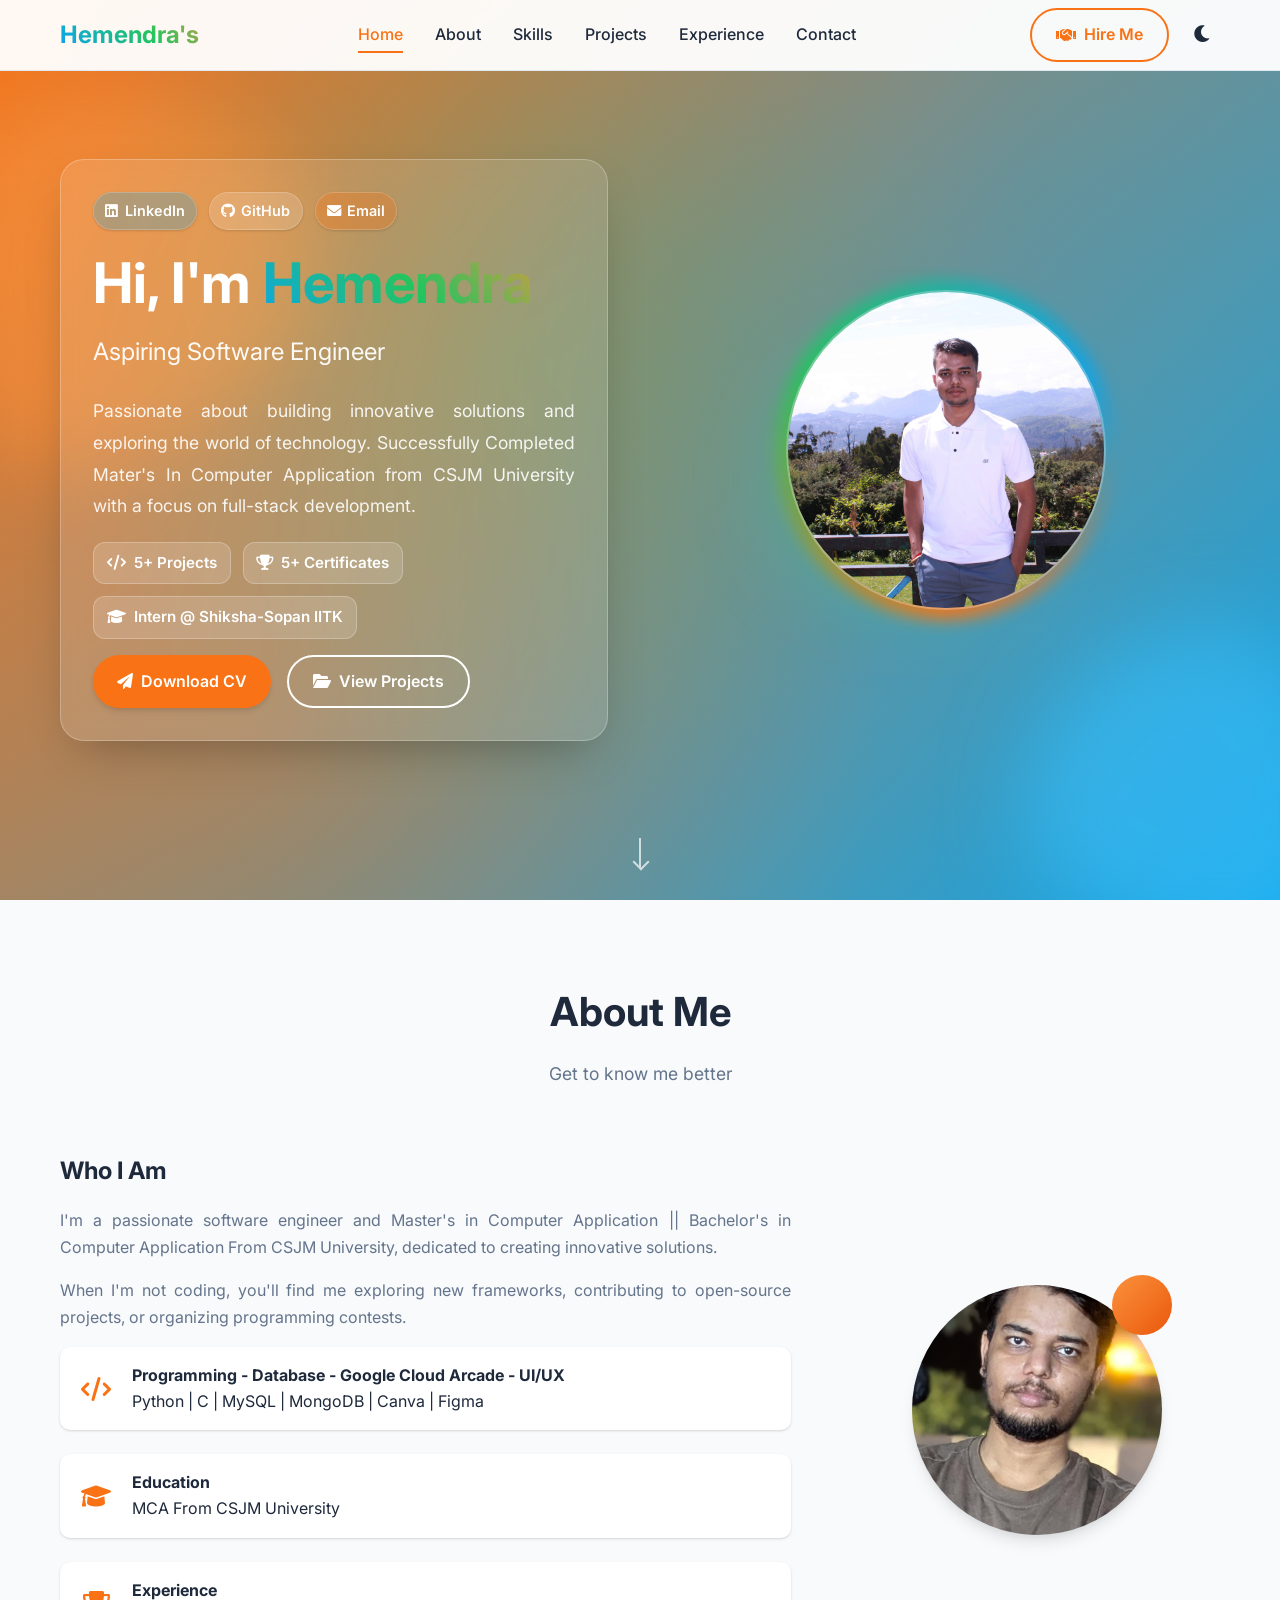
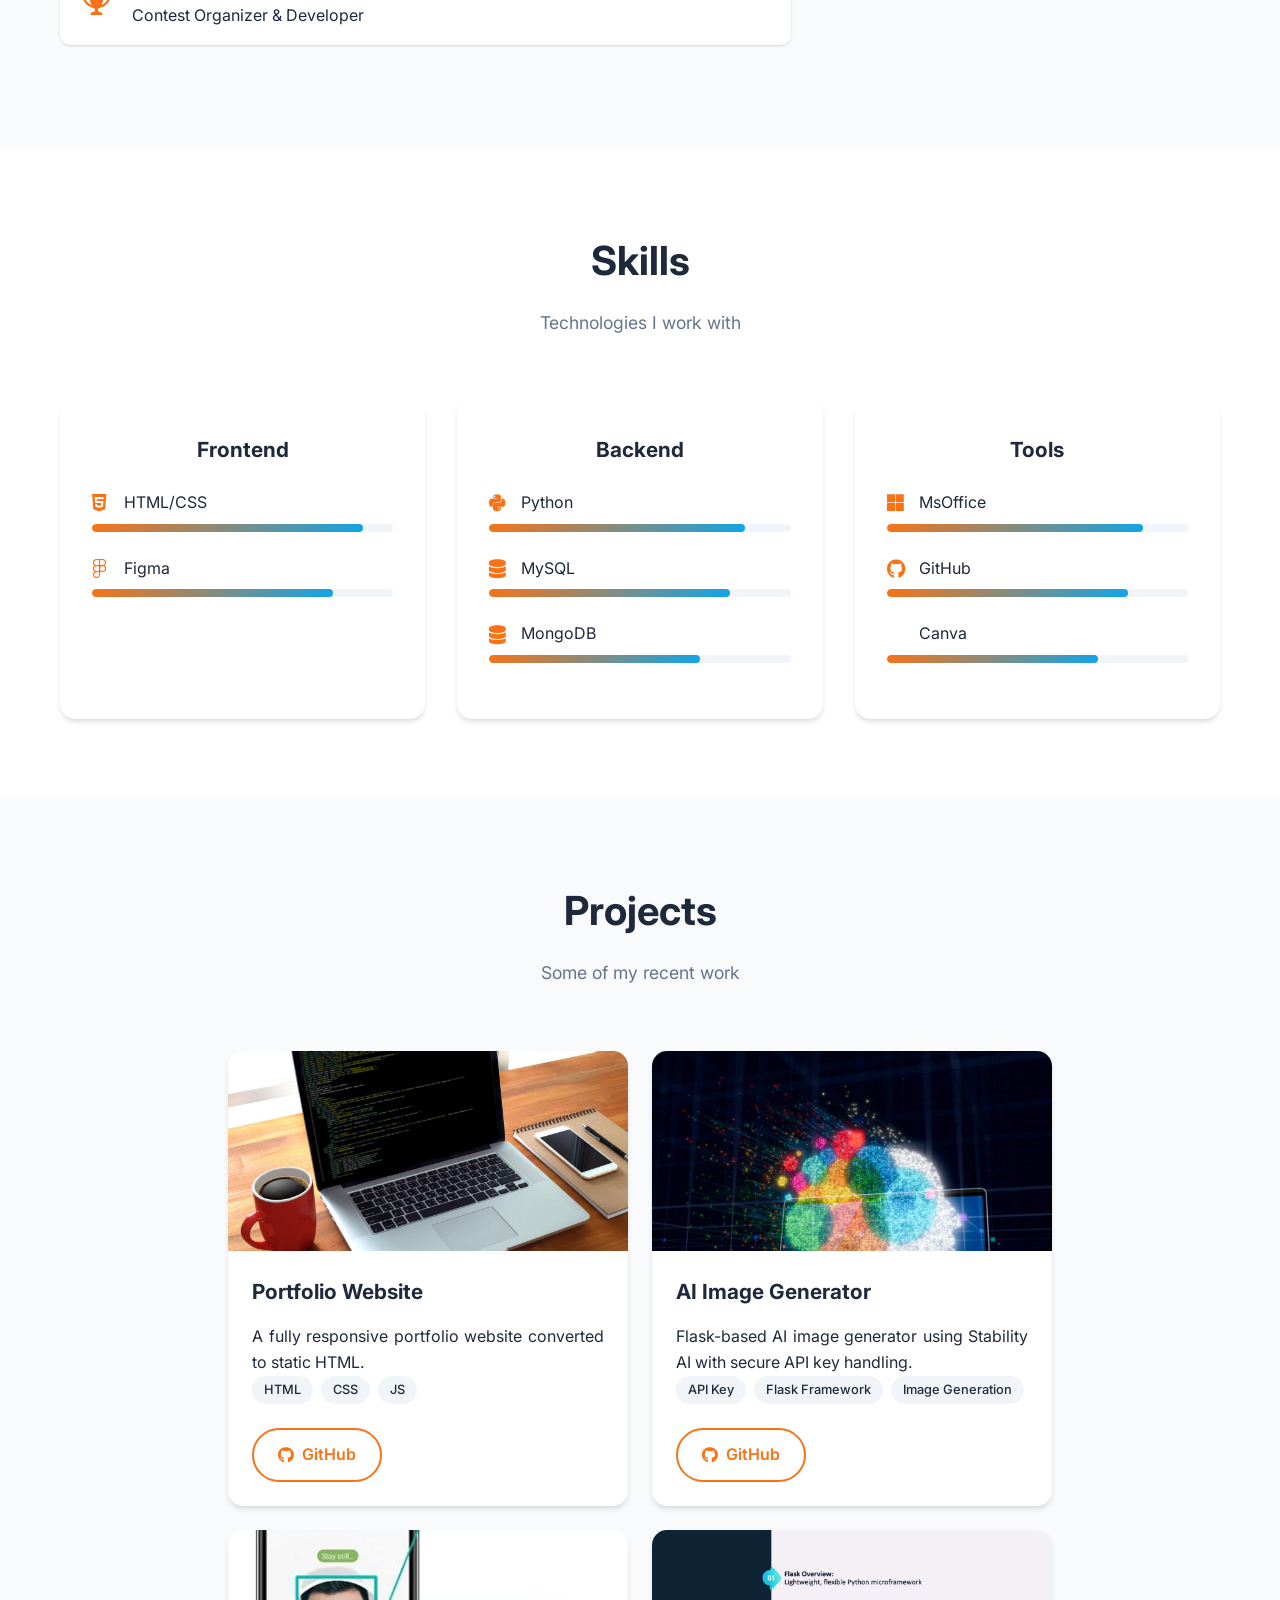
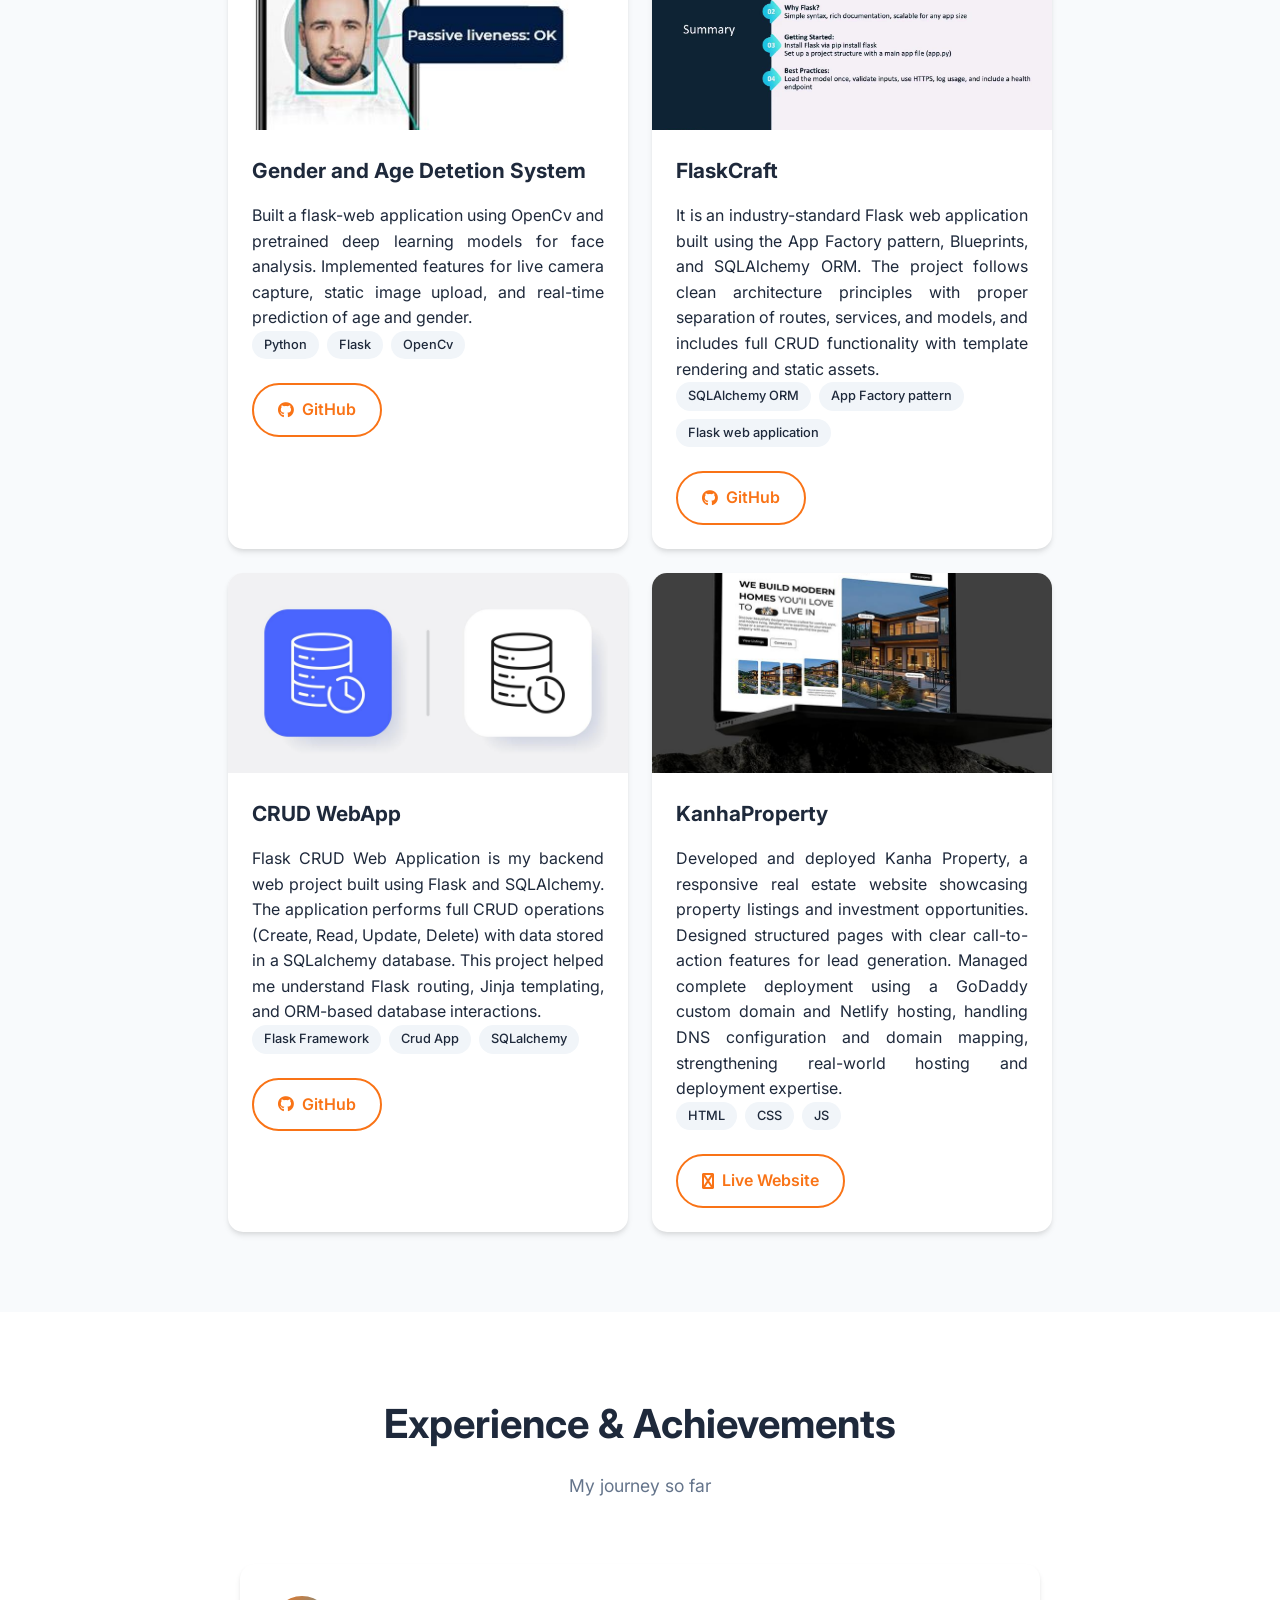
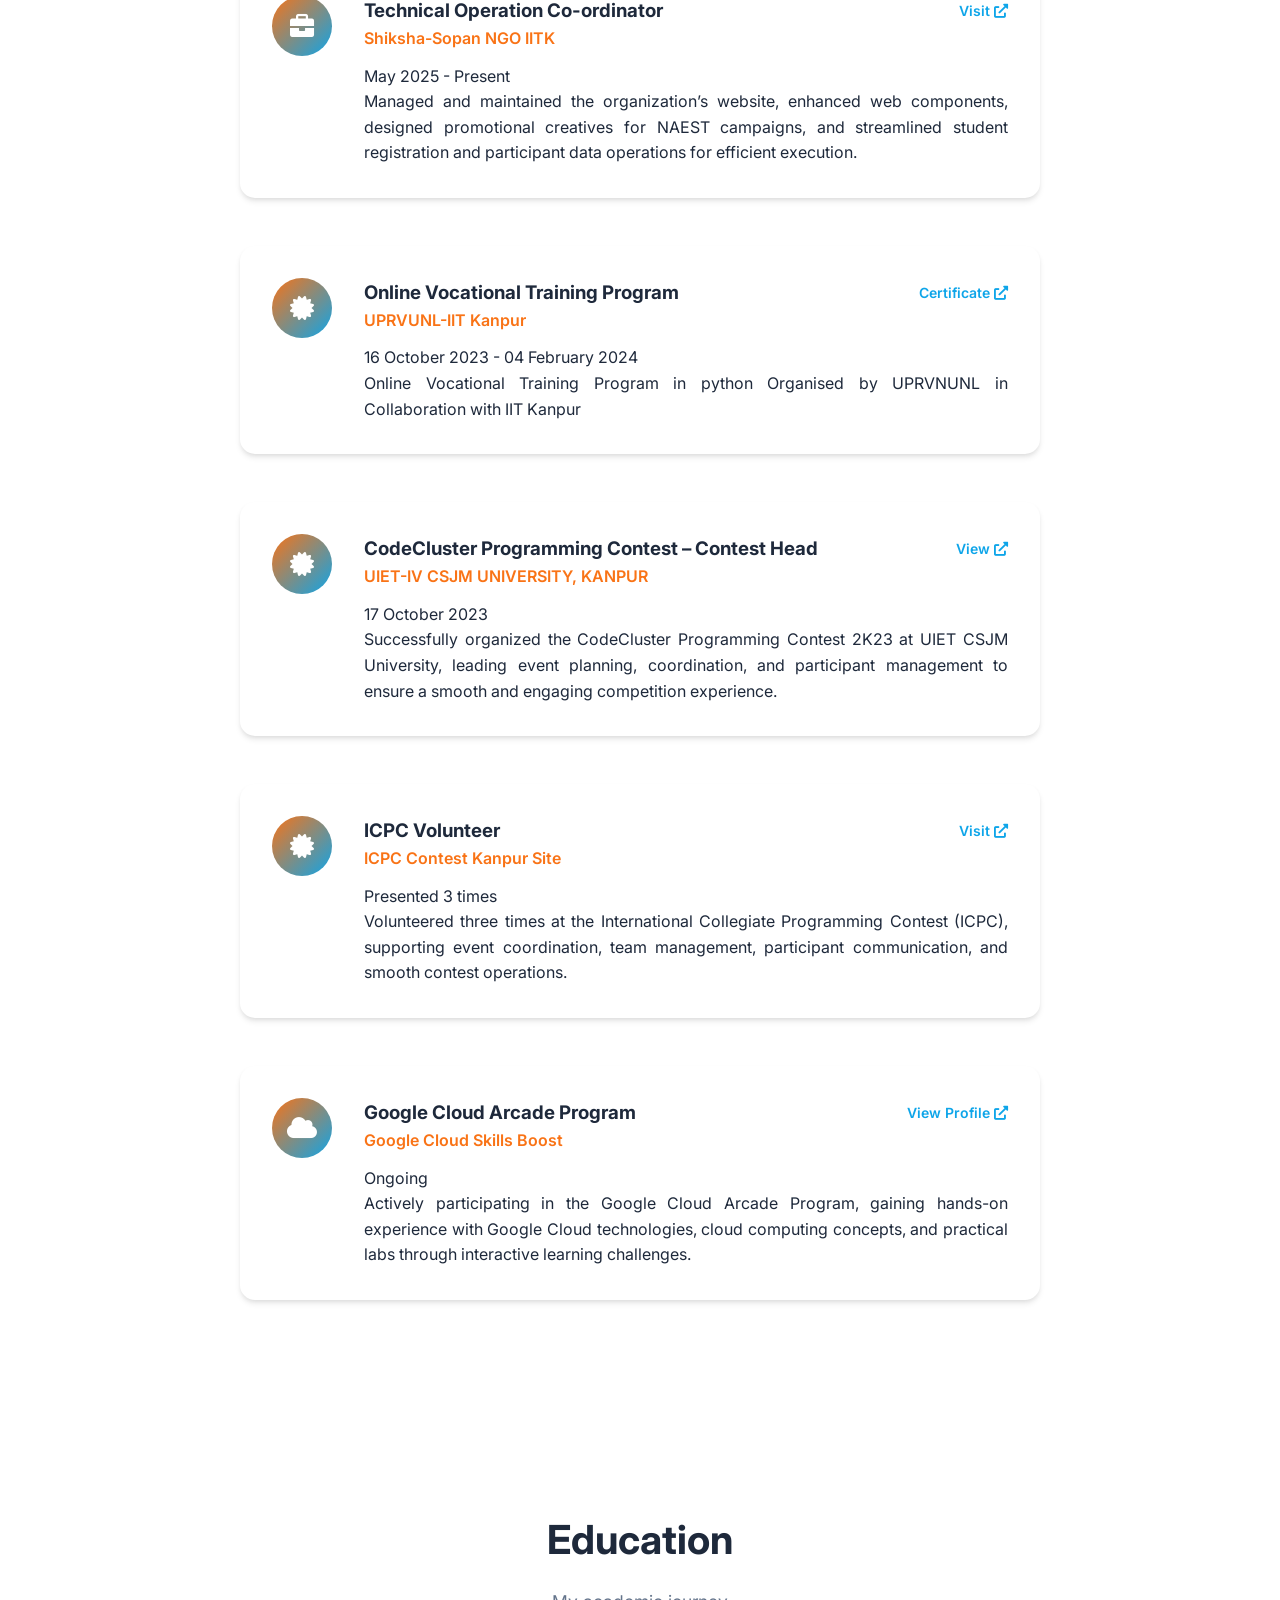
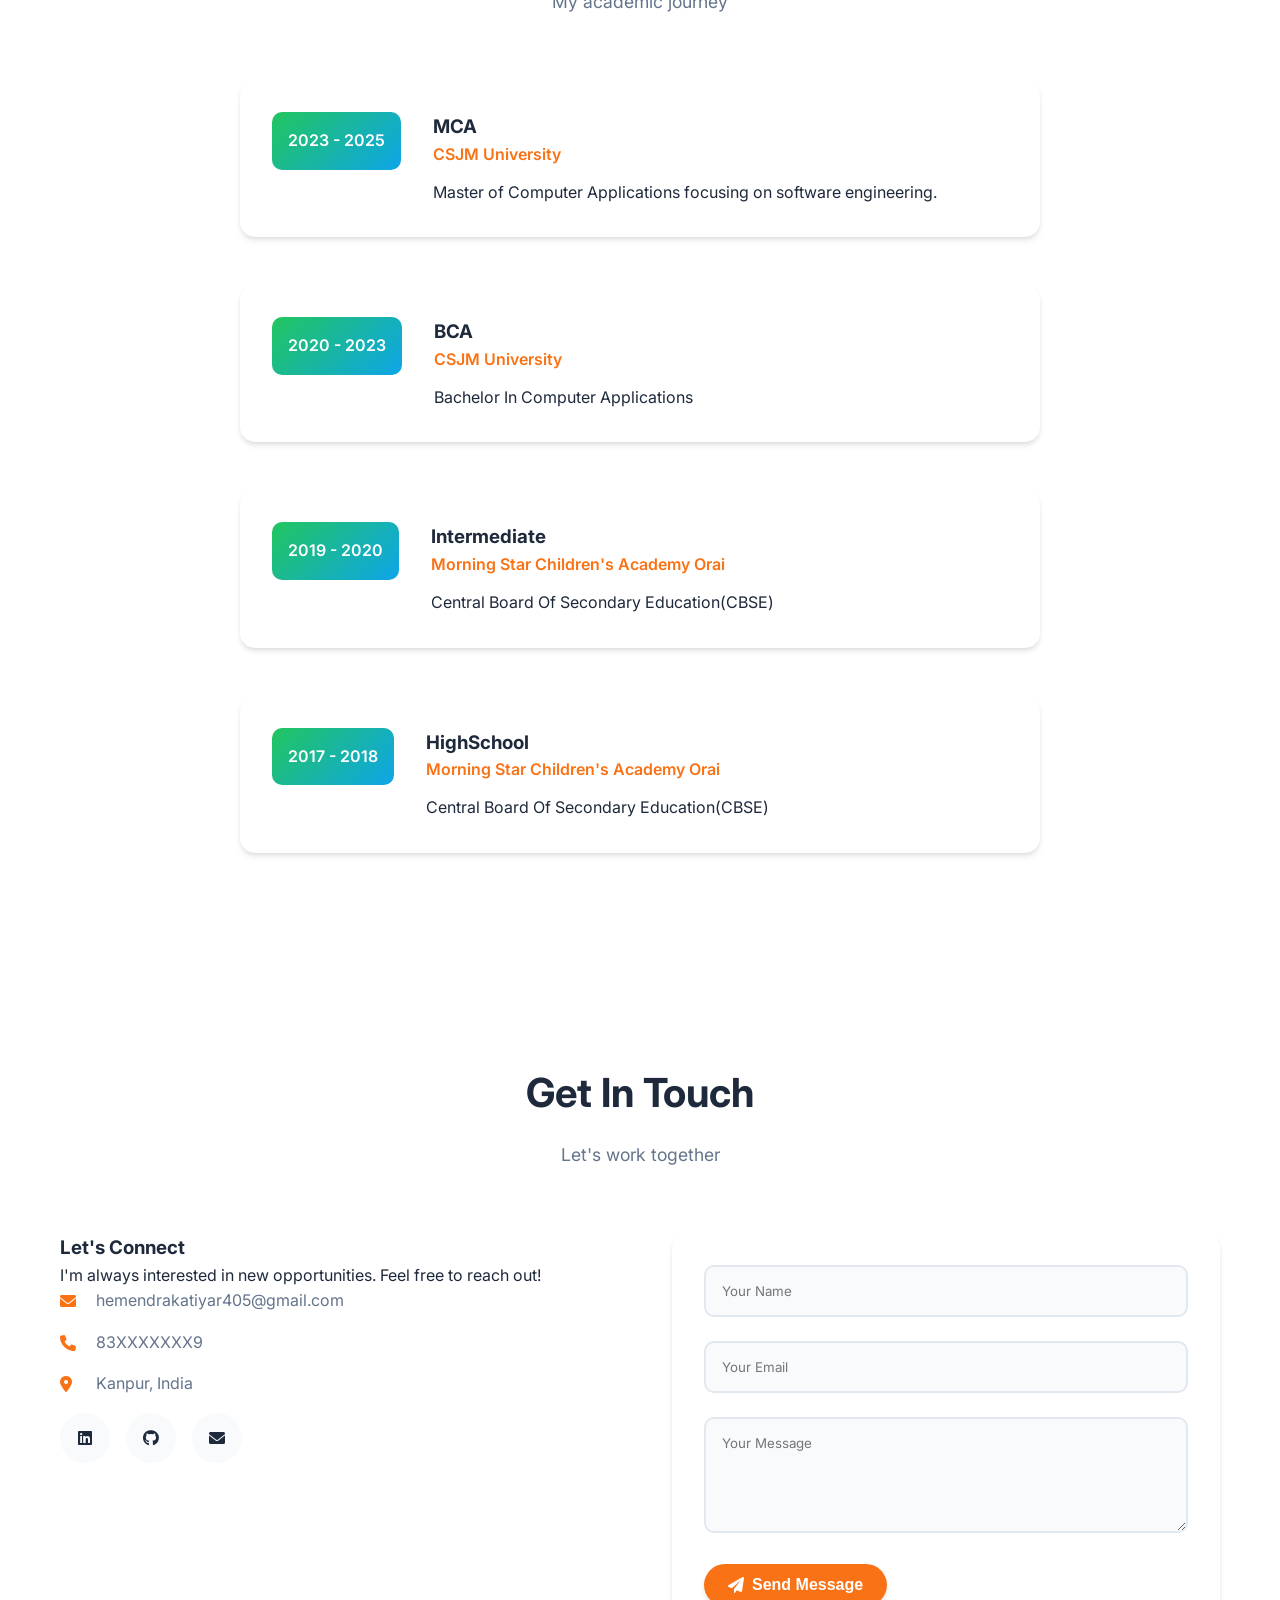
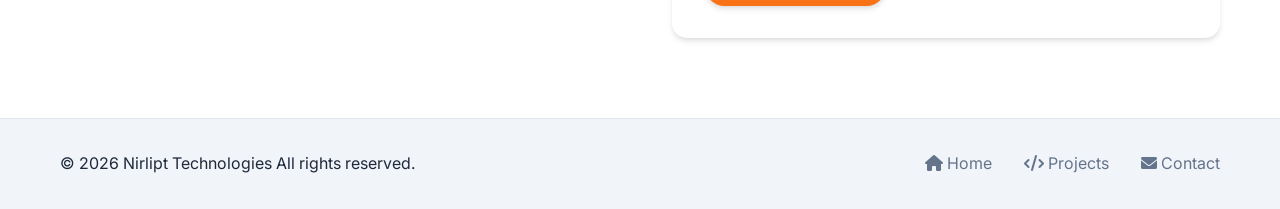
<file: index.html>
<!DOCTYPE html>
<html lang="en">

<head>
    <title>Hemendra Katiyar</title>
    <meta name="title" content="Hemendra Katiyar">
    <meta name="description" content="Portfolio of Hemendra Katiyar, a Software Developer and technical founder specializing in modern web architecture, Python, and scalable solutions.">
    <meta name="author" content="Hemendra Katiyar">
    <meta charset="UTF-8">
    <meta name="viewport" content="width=device-width, initial-scale=1.0">
    <link rel="stylesheet" href="assets/css/styles.css">
    <link rel="icon" type="image/png" href="assets/programmer.png">
    <link href="https://cdnjs.cloudflare.com/ajax/libs/font-awesome/6.0.0/css/all.min.css" rel="stylesheet">
    <link href="https://fonts.googleapis.com/css2?family=Inter:wght@300;400;500;600;700&display=swap" rel="stylesheet">
    <style>
        .nav-link.active {
            color: var(--primary-color);
        }

        .nav-link.active::after {
            width: 100%;
        }

        .nav-cta {
            margin-left: 1rem;
        }
    </style>
</head>

<!-- Body -->

<body>
    <!-- Header Start -->
    <!-- Navbar Start -->
    <nav class="navbar">
        <div class="nav-container">
            <div class="nav-logo">
                <h2><span class="highlight">Hemendra's</span></h2>
            </div>
            <div class="nav-menu">
                <a href="index.html#home" class="nav-link">Home</a>
                <a href="index.html#about" class="nav-link">About</a>
                <a href="index.html#skills" class="nav-link">Skills</a>
                <a href="index.html#projects" class="nav-link">Projects</a>
                <a href="index.html#experience" class="nav-link">Experience</a>
                <!-- <a href="gallery.html" class="nav-link">Gallery</a> -->
                <a href="index.html#contact" class="nav-link">Contact</a>
            </div>

            <div class="nav-toggle">
                <a href="index.html#contact" class="btn btn-outline nav-cta">
                    <i class="fas fa-handshake"></i> Hire Me
                </a>
                <button class="theme-toggle" id="theme-toggle">
                    <i class="fas fa-moon"></i>
                </button>
                <button class="hamburger" id="hamburger">
                    <span></span><span></span><span></span>
                </button>
            </div>
        </div>
    </nav>
    <!-- Navbar Close -->
    <!-- Header  END -->

    <!-- Main Section -->
    <main>
        <div id="home"></div>
        <div id="about"></div>
        <div id="skills"></div>
        <div id="projects"></div>
        <div id="experience"></div>
        <div id="education"></div>
        <div id="contact"></div>
    </main>
    <!-- Main Section end -->

    <!-- Footer Section -->
    <footer class="footer">
        <div class="container">
            <div class="footer-content">
                <div class="footer-text">
                    <p>&copy; 2026 Nirlipt Technologies All rights reserved.</p>
                </div>
                <div class="footer-links">
                    <a href="index.html#home"><i class="fas fa-home"></i> Home</a>
                    <a href="index.html#projects"><i class="fas fa-code"></i> Projects</a>
                    <a href="index.html#contact"><i class="fas fa-envelope"></i> Contact</a>
                </div>
            </div>
        </div>
    </footer>
    <!-- Footer  Section Close -->

    <!-- Notification PopupStart -->
    <div id="notificationOverlay" class="notification-overlay">
        <div class="notification-popup">
            <div id="notificationIcon" class="notification-icon"><i id="notificationIconClass"></i></div>
            <h3 id="notificationTitle" class="notification-title"></h3>
            <p id="notificationMessage" class="notification-message"></p>
            <div class="notification-actions">
                <button id="notificationClose" class="notification-btn secondary"><i class="fas fa-times"></i>
                    Close</button>
            </div>
        </div>
    </div>
    <!-- Notiificaation Popup  End -->

    <!-- Script -->

    <script src="assets/js/script.js"></script>
    <script src="assets/js/loadSections.js"></script>
    <script>
        // Active Link Logic
        function setActiveLink() {
            const links = Array.from(document.querySelectorAll('.nav-link'));
            const currentPath = window.location.pathname;
            links.forEach(link => link.classList.remove('active'));

            if (currentPath.includes('gallery')) {
                const galleryLink = links.find(link => link.getAttribute('href')?.includes('gallery'));
                if (galleryLink) galleryLink.classList.add('active');
            } else {
                const sections = ['home', 'about', 'skills', 'projects', 'experience', 'education', 'contact'];
                let current = '';
                sections.forEach(id => {
                    const el = document.getElementById(id);
                    if (el) {
                        const rect = el.getBoundingClientRect();
                        if (rect.top <= 120 && rect.bottom >= 120) { current = '#' + id; }
                    }
                });
                links.forEach(a => {
                    if (a.getAttribute('href')?.endsWith(current)) a.classList.add('active');
                });
            }
        }
        if (!window.location.pathname.includes('gallery')) {
            window.addEventListener('scroll', setActiveLink);
        }
        document.addEventListener('DOMContentLoaded', setActiveLink);

        // Mobile Menu Logic
        document.addEventListener('DOMContentLoaded', () => {
            const navMenu = document.querySelector('.nav-menu');
            const hamburger = document.getElementById('hamburger');
            const navLinks = document.querySelectorAll('.nav-menu .nav-link');
            const closeMenu = () => {
                if (navMenu.classList.contains('active')) {
                    hamburger.classList.remove('active');
                    navMenu.classList.remove('active');
                }
            };
            navLinks.forEach(link => link.addEventListener('click', closeMenu));
        });
    </script>
    <!-- Script ENd -->

</body>

</html>
</file>
<file: assets/css/styles.css>
/* Reset and Base Styles */
* {
    margin: 0;
    padding: 0;
    box-sizing: border-box;
}

:root {
    --primary-color: #f97316;
    --primary-dark: #ea580c;
    --secondary-color: #0ea5e9;
    --accent-color: #22c55e;
    --text-primary: #1e293b;
    --text-secondary: #64748b;
    --text-light: #94a3b8;
    --bg-primary: #ffffff;
    --bg-secondary: #f8fafc;
    --bg-tertiary: #f1f5f9;
    --border-color: #e2e8f0;
    --shadow-light: 0 1px 3px 0 rgba(0, 0, 0, 0.1), 0 1px 2px 0 rgba(0, 0, 0, 0.06);
    --shadow-medium: 0 4px 6px -1px rgba(0, 0, 0, 0.1), 0 2px 4px -1px rgba(0, 0, 0, 0.06);
    --shadow-large: 0 10px 15px -3px rgba(0, 0, 0, 0.1), 0 4px 6px -2px rgba(0, 0, 0, 0.05);
    --gradient-primary: linear-gradient(135deg, #f97316 0%, #0ea5e9 100%);
    --gradient-secondary: linear-gradient(135deg, #fb923c 0%, #ea580c 100%);
    --gradient-accent: linear-gradient(135deg, #22c55e 0%, #0ea5e9 100%);
}

[data-theme="dark"] {
    --primary-color: #fb923c;
    --primary-dark: #f97316;
    --secondary-color: #38bdf8;
    --accent-color: #34d399;
    --text-primary: #f1f5f9;
    --text-secondary: #cbd5e1;
    --text-light: #94a3b8;
    --bg-primary: #0f172a;
    --bg-secondary: #1e293b;
    --bg-tertiary: #334155;
    --border-color: #475569;
    --shadow-light: 0 1px 3px 0 rgba(0, 0, 0, 0.3), 0 1px 2px 0 rgba(0, 0, 0, 0.2);
    --shadow-medium: 0 4px 6px -1px rgba(0, 0, 0, 0.3), 0 2px 4px -1px rgba(0, 0, 0, 0.2);
    --shadow-large: 0 10px 15px -3px rgba(0, 0, 0, 0.3), 0 4px 6px -2px rgba(0, 0, 0, 0.2);
}

html {
    scroll-behavior: smooth;
}

body {
    font-family: 'Inter', sans-serif;
    line-height: 1.6;
    color: var(--text-primary);
    background-color: var(--bg-primary);
    transition: all 0.3s ease;
}

.container {
    max-width: 1200px;
    margin: 0 auto;
    padding: 0 20px;
}

/* Navigation */
.navbar {
    position: fixed;
    top: 0;
    width: 100%;
    background: rgba(255, 255, 255, 0.95);
    backdrop-filter: blur(10px);
    border-bottom: 1px solid var(--border-color);
    z-index: 1000;
    transition: all 0.3s ease;
}

[data-theme="dark"] .navbar {
    background: rgba(17, 24, 39, 0.95);
}

.nav-container {
    max-width: 1200px;
    margin: 0 auto;
    padding: 0 20px;
    display: flex;
    justify-content: space-between;
    align-items: center;
    height: 70px;
}

.nav-logo h2 {
    color: var(--primary-color);
    font-weight: 700;
    font-size: 1.5rem;
}

.nav-menu {
    display: flex;
    gap: 2rem;
}

@media (min-width: 769px) {
    .nav-menu {
        display: flex;
        position: static;
        right: auto;
        width: auto;
        height: auto;
        background: none;
        backdrop-filter: none;
        flex-direction: row;
        justify-content: flex-start;
        align-items: center;
        padding: 0;
        transition: none;
        box-shadow: none;
        border: none;
    }

    .hamburger {
        display: none;
    }
}

.nav-link {
    text-decoration: none;
    color: var(--text-primary);
    font-weight: 500;
    transition: color 0.3s ease;
    position: relative;
}

.nav-link:hover {
    color: var(--primary-color);
}

.nav-link::after {
    content: '';
    position: absolute;
    bottom: -5px;
    left: 0;
    width: 0;
    height: 2px;
    background: var(--primary-color);
    transition: width 0.3s ease;
}

.nav-link:hover::after {
    width: 100%;
}

.nav-toggle {
    display: flex;
    align-items: center;
    gap: 1rem;
}

.theme-toggle {
    background: none;
    border: none;
    color: var(--text-primary);
    font-size: 1.2rem;
    cursor: pointer;
    padding: 0.5rem;
    border-radius: 50%;
    transition: all 0.3s ease;
}

.theme-toggle:hover {
    background: var(--bg-secondary);
    transform: rotate(180deg);
}

.hamburger {
    display: none;
    flex-direction: column;
    background: none;
    border: none;
    cursor: pointer;
    padding: 0.5rem;
}

.hamburger span {
    width: 25px;
    height: 3px;
    background: var(--text-primary);
    margin: 3px 0;
    transition: 0.3s;
    border-radius: 2px;
}

@media (max-width: 768px) {
    .hamburger {
        display: flex;
    }
}

/* Hero Section */
.hero {
    min-height: 100vh;
    display: flex;
    align-items: center;
    position: relative;
    overflow: hidden;
}

.hero-background {
    position: absolute;
    top: 0;
    left: 0;
    width: 100%;
    height: 100%;
    background: var(--gradient-primary);
    z-index: -2;
}

.hero-background::before {
    content: '';
    position: absolute;
    top: 0;
    left: 0;
    width: 100%;
    height: 100%;
    background: url('data:image/svg+xml,<svg xmlns="http://www.w3.org/2000/svg" viewBox="0 0 100 100"><defs><pattern id="grain" width="100" height="100" patternUnits="userSpaceOnUse"><circle cx="50" cy="50" r="1" fill="rgba(255,255,255,0.1)"/></pattern></defs><rect width="100" height="100" fill="url(%23grain)"/></svg>');
    opacity: 0.3;
}

/* Blobs */
.hero-blobs {
    position: absolute;
    inset: 0;
    z-index: -1;
}

.hero-blob {
    position: absolute;
    filter: blur(40px);
    opacity: 0.6;
    mix-blend-mode: screen;
}

.hero-blob.orange {
    background: #fb923c;
    width: 380px;
    height: 380px;
    border-radius: 40% 60% 70% 30% / 40% 40% 60% 60%;
    top: 10%;
    left: -5%;
    animation: morph 12s ease-in-out infinite;
}

.hero-blob.cyan {
    background: #38bdf8;
    width: 320px;
    height: 320px;
    border-radius: 60% 40% 30% 70% / 60% 60% 40% 40%;
    bottom: -5%;
    right: -5%;
    animation: morph 14s ease-in-out infinite reverse;
}

.hero-blob.green {
    background: #34d399;
    width: 240px;
    height: 240px;
    border-radius: 50% 50% 40% 60% / 50% 40% 60% 50%;
    top: 40%;
    right: 20%;
    animation: morph 16s ease-in-out infinite;
    opacity: 0.4;
}

@keyframes morph {

    0%,
    100% {
        border-radius: 40% 60% 70% 30% / 40% 40% 60% 60%;
        transform: translate(0, 0) rotate(0deg);
    }

    50% {
        border-radius: 60% 40% 30% 70% / 60% 60% 40% 40%;
        transform: translate(10px, -20px) rotate(20deg);
    }
}

.particles {
    position: absolute;
    width: 100%;
    height: 100%;
    background-image: radial-gradient(circle at 20% 80%, rgba(249, 115, 22, 0.25) 0%, transparent 50%),
        radial-gradient(circle at 80% 20%, rgba(14, 165, 233, 0.15) 0%, transparent 50%),
        radial-gradient(circle at 40% 40%, rgba(34, 197, 94, 0.2) 0%, transparent 50%);
    animation: float 6s ease-in-out infinite;
}

@keyframes float {

    0%,
    100% {
        transform: translateY(0px) rotate(0deg);
    }

    50% {
        transform: translateY(-20px) rotate(180deg);
    }
}

.hero-container {
    max-width: 1200px;
    margin: 0 auto;
    padding: 0 20px;
    display: grid;
    grid-template-columns: 1fr 1fr;
    gap: 4rem;
    align-items: center;
}

.hero-card {
    background: rgba(255, 255, 255, 0.12);
    border: 1px solid rgba(255, 255, 255, 0.25);
    box-shadow: 0 20px 50px -20px rgba(0, 0, 0, 0.35);
    backdrop-filter: blur(10px);
    border-radius: 24px;
    padding: 2rem;
}

[data-theme="dark"] .hero-card {
    background: rgba(15, 23, 42, 0.35);
    border-color: rgba(255, 255, 255, 0.08);
}

.hero-content {
    color: white;
}

.hero-title {
    font-size: 3.5rem;
    font-weight: 700;
    margin-bottom: 1rem;
    line-height: 1.2;
}

.highlight {
    background: linear-gradient(45deg, #f97316, #0ea5e9, #22c55e, #fb923c, #f97316, #0ea5e9, #22c55e, #f97316);
    background-size: 400% 400%;
    -webkit-background-clip: text;
    -webkit-text-fill-color: transparent;
    background-clip: text;
    animation: gradientShift 10s linear infinite;
}

@keyframes gradientShift {
    0% {
        background-position: 0% 50%;
    }

    100% {
        background-position: 400% 50%;
    }
}

.hero-subtitle {
    font-size: 1.5rem;
    font-weight: 400;
    margin-bottom: 1.5rem;
    opacity: 0.95;
}

.hero-description {
    font-size: 1.1rem;
    margin-bottom: 1.25rem;
    opacity: 0.9;
    line-height: 1.8;
}

.social-badges {
    display: flex;
    gap: 0.75rem;
    margin-bottom: 1.25rem;
    flex-wrap: wrap;
}

.social-badge {
    display: inline-flex;
    align-items: center;
    gap: 0.4rem;
    padding: 0.4rem 0.7rem;
    border-radius: 999px;
    color: white;
    text-decoration: none;
    font-weight: 600;
    font-size: 0.9rem;
    box-shadow: var(--shadow-light);
    border: 1px solid rgba(255, 255, 255, 0.2);
}

.social-badge.linkedin {
    background: rgba(14, 165, 233, 0.25);
}

.social-badge.github {
    background: rgba(255, 255, 255, 0.15);
}

.social-badge.mail {
    background: rgba(249, 115, 22, 0.3);
}

.stat-chips {
    display: flex;
    gap: 0.75rem;
    margin-top: 1rem;
    flex-wrap: wrap;
}

.stat-chip {
    background: rgba(255, 255, 255, 0.15);
    border: 1px solid rgba(255, 255, 255, 0.25);
    color: white;
    padding: 0.5rem 0.8rem;
    border-radius: 12px;
    font-weight: 600;
    font-size: 0.95rem;
}

.hero-buttons {
    display: flex;
    gap: 1rem;
    flex-wrap: wrap;
    margin-top: 1rem;
}

.btn {
    display: inline-flex;
    align-items: center;
    gap: 0.5rem;
    padding: 0.75rem 1.5rem;
    border-radius: 50px;
    text-decoration: none;
    font-weight: 600;
    transition: all 0.3s ease;
    border: none;
    cursor: pointer;
    font-size: 1rem;
}

.btn-primary {
    background: var(--primary-color);
    color: white;
    box-shadow: var(--shadow-medium);
}

.btn-primary:hover {
    transform: translateY(-2px);
    box-shadow: var(--shadow-large);
    background: var(--primary-dark);
}

.btn-secondary {
    background: transparent;
    color: white;
    border: 2px solid white;
}

.btn-secondary:hover {
    background: white;
    color: var(--primary-color);
    transform: translateY(-2px);
}

.btn-outline {
    background: transparent;
    color: var(--primary-color);
    border: 2px solid var(--primary-color);
}

.btn-outline:hover {
    background: var(--primary-color);
    color: white;
    transform: translateY(-2px);
}

/* Portrait */
.hero-image {
    display: flex;
    justify-content: center;
    align-items: center;
}

.image-container {
    position: relative;
    width: 320px;
    height: 320px;
}

.photo-ring {
    position: absolute;
    inset: -10px;
    border-radius: 50%;
    background: conic-gradient(from 180deg at 50% 50%, #f97316, #22c55e, #0ea5e9, #f97316);
    filter: blur(8px);
    opacity: 0.9;
    z-index: -1;
    animation: spin 8s linear infinite;
}

@keyframes spin {
    from {
        transform: rotate(0deg);
    }

    to {
        transform: rotate(360deg);
    }
}

.image-frame {
    width: 100%;
    height: 100%;
    border-radius: 50%;
    background: rgba(255, 255, 255, 0.1);
    backdrop-filter: blur(10px);
    border: 2px solid rgba(255, 255, 255, 0.2);
    display: flex;
    align-items: center;
    justify-content: center;
    font-size: 4rem;
    color: white;
    animation: pulse 2s infinite;
    overflow: hidden;
}

.image-frame img {
    width: 100%;
    height: 100%;
    object-fit: cover;
    display: block;
}

@keyframes pulse {

    0%,
    100% {
        transform: scale(1);
    }

    50% {
        transform: scale(1.05);
    }
}

.scroll-indicator {
    position: absolute;
    bottom: 2rem;
    left: 50%;
    transform: translateX(-50%);
    color: white;
    opacity: 0.7;
}

.scroll-arrow {
    width: 2px;
    height: 30px;
    background: white;
    position: relative;
    animation: scroll 2s infinite;
}

.scroll-arrow::after {
    content: '';
    position: absolute;
    bottom: 0;
    left: -4px;
    width: 10px;
    height: 10px;
    border-right: 2px solid white;
    border-bottom: 2px solid white;
    transform: rotate(45deg);
}

@keyframes scroll {

    0%,
    100% {
        opacity: 0.3;
        transform: translateY(0);
    }

    50% {
        opacity: 1;
        transform: translateY(10px);
    }
}

/* Section Styles */
section {
    padding: 5rem 0;
}

.section-header {
    text-align: center;
    margin-bottom: 4rem;
}

.section-title {
    font-size: 2.5rem;
    font-weight: 700;
    color: var(--text-primary);
    margin-bottom: 1rem;
}

.section-subtitle {
    font-size: 1.1rem;
    color: var(--text-secondary);
}

/* About */
.about {
    background: var(--bg-secondary);
}

.about-content {
    display: grid;
    grid-template-columns: 2fr 1fr;
    gap: 4rem;
    align-items: center;
}

.about-bio h3 {
    font-size: 1.5rem;
    color: var(--text-primary);
    margin-bottom: 1rem;
}

.about-bio p {
    color: var(--text-secondary);
    margin-bottom: 1rem;
    line-height: 1.7;
}

.highlight-item {
    display: flex;
    align-items: center;
    gap: 1rem;
    margin-bottom: 1.5rem;
    padding: 1rem;
    background: var(--bg-primary);
    border-radius: 10px;
    box-shadow: var(--shadow-light);
    transition: transform 0.3s ease;
}

.highlight-item:hover {
    transform: translateY(-2px);
}

.highlight-item i {
    font-size: 1.5rem;
    color: var(--primary-color);
    width: 40px;
    text-align: center;
}

.image-wrapper {
    position: relative;
    width: 250px;
    height: 250px;
    margin: 0 auto;
}

.image-placeholder,
.about-photo {
    width: 100%;
    height: 100%;
    border-radius: 50%;
    object-fit: cover;
    box-shadow: var(--shadow-large);
}

.image-placeholder {
    background: var(--gradient-accent);
    display: flex;
    align-items: center;
    justify-content: center;
    font-size: 3rem;
    color: white;
}

.image-decoration {
    position: absolute;
    top: -10px;
    right: -10px;
    width: 60px;
    height: 60px;
    background: var(--gradient-secondary);
    border-radius: 50%;
    animation: rotate 10s linear infinite;
}

@keyframes rotate {
    from {
        transform: rotate(0deg);
    }

    to {
        transform: rotate(360deg);
    }
}

/* Skills */
.skills-grid {
    display: grid;
    grid-template-columns: repeat(auto-fit, minmax(300px, 1fr));
    gap: 2rem;
}

.skill-category {
    background: var(--bg-primary);
    padding: 2rem;
    border-radius: 15px;
    box-shadow: var(--shadow-medium);
    transition: transform 0.3s ease;
}

.skill-category:hover {
    transform: translateY(-5px);
}

.skill-category h3 {
    color: var(--text-primary);
    margin-bottom: 1.5rem;
    font-size: 1.3rem;
    text-align: center;
}

.skill-item {
    margin-bottom: 1.5rem;
}

.skill-info {
    display: flex;
    align-items: center;
    gap: 0.75rem;
    margin-bottom: 0.5rem;
}

.skill-info i {
    font-size: 1.2rem;
    color: var(--primary-color);
    width: 20px;
}

.skill-bar {
    width: 100%;
    height: 8px;
    background: var(--bg-tertiary);
    border-radius: 4px;
    overflow: hidden;
}

.skill-progress {
    height: 100%;
    background: var(--gradient-primary);
    border-radius: 4px;
    width: 0;
    transition: width 1s ease-in-out;
}

/* Projects */
.projects {
    background: var(--bg-secondary);
}

.projects-grid {
    display: flex;
    flex-wrap: wrap;
    gap: 1.5rem;
    justify-content: center;
    align-items: stretch;
}

.project-card {
    background: var(--bg-primary);
    border-radius: 15px;
    overflow: hidden;
    box-shadow: var(--shadow-medium);
    transition: all 0.4s cubic-bezier(0.4, 0, 0.2, 1);
    min-width: 300px;
    max-width: 400px;
    position: relative;
    cursor: pointer;
}

.project-card:hover {
    transform: translateY(-10px) scale(1.05);
    box-shadow: var(--shadow-large);
    z-index: 10;
    max-width: 400px;
}

.project-image {
    height: 200px;
    background: var(--gradient-primary);
    display: flex;
    align-items: center;
    justify-content: center;
    overflow: hidden;
}

.project-image img {
    width: 100%;
    height: 100%;
    object-fit: cover;
}

.project-placeholder {
    font-size: 3rem;
    color: white;
    opacity: 0.8;
}

.project-content {
    padding: 1.5rem;
    transition: all 0.3s ease;
}

.project-content h3 {
    color: var(--text-primary);
    margin-bottom: 1rem;
    font-size: 1.3rem;
}

.project-tech {
    display: flex;
    flex-wrap: wrap;
    gap: 0.5rem;
    margin-bottom: 1.5rem;
}

.tech-tag {
    background: var(--bg-tertiary);
    color: var(--text-primary);
    padding: 0.25rem 0.75rem;
    border-radius: 20px;
    font-size: 0.8rem;
    font-weight: 500;
}

.project-links {
    display: flex;
    gap: 0.75rem;
    flex-wrap: wrap;
}

/* Experience & Education */
.experience-content,
.education-timeline {
    max-width: 800px;
    margin: 0 auto;
}

.experience-item,
.education-item {
    display: flex;
    gap: 2rem;
    margin-bottom: 3rem;
    padding: 2rem;
    background: var(--bg-primary);
    border-radius: 15px;
    box-shadow: var(--shadow-medium);
    transition: transform 0.3s ease;
}

.experience-item:hover,
.education-item:hover {
    transform: translateY(-5px);
}

.experience-icon {
    width: 60px;
    height: 60px;
    background: var(--gradient-primary);
    border-radius: 50%;
    display: flex;
    align-items: center;
    justify-content: center;
    color: white;
    font-size: 1.5rem;
    flex-shrink: 0;
}

.experience-company,
.education-institution {
    color: var(--primary-color);
    font-weight: 600;
    margin-bottom: 0.75rem;
}

.education-year {
    background: var(--gradient-accent);
    color: white;
    padding: 1rem;
    border-radius: 10px;
    font-weight: 600;
    text-align: center;
    min-width: 120px;
    height: fit-content;
}

/* Contact */
.contact-content {
    display: grid;
    grid-template-columns: 1fr 1fr;
    gap: 4rem;
}

.contact-item {
    display: flex;
    align-items: center;
    gap: 1rem;
    margin-bottom: 1rem;
    color: var(--text-secondary);
}

.contact-item i {
    color: var(--primary-color);
    width: 20px;
}

.social-links {
    display: flex;
    gap: 1rem;
}

.social-link {
    width: 50px;
    height: 50px;
    background: var(--bg-secondary);
    border-radius: 50%;
    display: flex;
    align-items: center;
    justify-content: center;
    color: var(--text-primary);
    text-decoration: none;
    transition: all 0.3s ease;
}

.social-link:hover {
    background: var(--primary-color);
    color: white;
    transform: translateY(-3px);
}

.contact-form {
    background: var(--bg-primary);
    padding: 2rem;
    border-radius: 15px;
    box-shadow: var(--shadow-medium);
}

.form-group {
    margin-bottom: 1.5rem;
}

.form-group input,
.form-group textarea {
    width: 100%;
    padding: 1rem;
    border: 2px solid var(--border-color);
    border-radius: 10px;
    background: var(--bg-secondary);
    color: var(--text-primary);
    font-family: inherit;
    transition: border-color 0.3s ease;
}

.form-group input:focus,
.form-group textarea:focus {
    outline: none;
    border-color: var(--primary-color);
}

/* Footer */
.footer {
    background: var(--bg-tertiary);
    padding: 2rem 0;
    border-top: 1px solid var(--border-color);
}

.footer-content {
    display: flex;
    justify-content: space-between;
    align-items: center;
}

.footer-links {
    display: flex;
    gap: 2rem;
}

.footer-links a {
    color: var(--text-secondary);
    text-decoration: none;
    transition: color 0.3s ease;
}

.footer-links a:hover {
    color: var(--primary-color);
}

/* Notifications */
.notification-overlay {
    position: fixed;
    top: 0;
    left: 0;
    width: 100%;
    height: 100%;
    background: rgba(0, 0, 0, 0.5);
    display: flex;
    align-items: center;
    justify-content: center;
    z-index: 10000;
    opacity: 0;
    visibility: hidden;
    transition: all 0.3s ease;
}

.notification-overlay.show {
    opacity: 1;
    visibility: visible;
}

.notification-popup {
    background: var(--bg-primary);
    border-radius: 20px;
    padding: 2rem;
    box-shadow: 0 20px 25px -5px rgba(0, 0, 0, 0.1);
    max-width: 400px;
    width: 90%;
    text-align: center;
    transform: scale(0.8) translateY(20px);
    transition: all 0.3s cubic-bezier(0.4, 0, 0.2, 1);
}

.notification-overlay.show .notification-popup {
    transform: scale(1) translateY(0);
}

.notification-icon {
    width: 80px;
    height: 80px;
    border-radius: 50%;
    display: flex;
    align-items: center;
    justify-content: center;
    margin: 0 auto 1.5rem;
    font-size: 2rem;
    color: white;
}

.notification-icon.success {
    background: linear-gradient(135deg, #10b981, #059669);
}

.notification-icon.error {
    background: linear-gradient(135deg, #ef4444, #dc2626);
}

.notification-icon.info {
    background: linear-gradient(135deg, #3b82f6, #2563eb);
}

.notification-icon.warning {
    background: linear-gradient(135deg, #f59e0b, #d97706);
}

.notification-btn {
    padding: 0.75rem 1.5rem;
    border-radius: 10px;
    border: none;
    font-weight: 600;
    cursor: pointer;
    transition: all 0.3s ease;
    display: inline-flex;
    align-items: center;
    gap: 0.5rem;
}

.notification-btn.secondary {
    background: var(--bg-tertiary);
    color: var(--text-primary);
}

/* Gallery Styles */
.gallery-hero {
    background: var(--gradient-primary);
    padding: 6rem 0 4rem;
    text-align: center;
    color: white;
}

.gallery-title {
    font-size: 3rem;
    font-weight: 700;
    margin-bottom: 1rem;
    background: linear-gradient(45deg, #ffffff, #f0f9ff);
    -webkit-background-clip: text;
    -webkit-text-fill-color: transparent;
    background-clip: text;
}

.gallery-filter {
    padding: 2rem 0;
    background: var(--bg-secondary);
    border-bottom: 1px solid var(--border-color);
}

.filter-buttons {
    display: flex;
    justify-content: center;
    gap: 1rem;
    flex-wrap: wrap;
}

.filter-btn {
    padding: 0.75rem 1.5rem;
    border: 2px solid var(--border-color);
    background: var(--bg-primary);
    color: var(--text-primary);
    border-radius: 25px;
    cursor: pointer;
    transition: all 0.3s ease;
    font-weight: 500;
}

.filter-btn:hover,
.filter-btn.active {
    background: var(--primary-color);
    color: white;
    border-color: var(--primary-color);
    transform: translateY(-2px);
}

.gallery-section {
    padding: 4rem 0;
    background: var(--bg-primary);
}

.gallery-grid {
    display: flex;
    flex-wrap: wrap;
    gap: 1.5rem;
    justify-content: center;
    align-items: stretch;
    margin-top: 2rem;
}

.gallery-item {
    background: var(--bg-primary);
    border-radius: 15px;
    overflow: hidden;
    box-shadow: var(--shadow-medium);
    transition: all 0.4s cubic-bezier(0.4, 0, 0.2, 1);
    cursor: pointer;
    min-width: 250px;
    max-width: 320px;
    position: relative;
}

.gallery-item:hover {
    transform: translateY(-10px) scale(1.05);
    box-shadow: var(--shadow-large);
    z-index: 10;
    max-width: 450px;
}

.gallery-image-container {
    position: relative;
    height: 200px;
    overflow: hidden;
}

.gallery-image {
    width: 100%;
    height: 100%;
    object-fit: cover;
    transition: transform 0.4s ease;
}

.gallery-item:hover .gallery-image {
    transform: scale(1.1);
}

.gallery-overlay {
    position: absolute;
    top: 0;
    left: 0;
    right: 0;
    bottom: 0;
    background: linear-gradient(135deg, rgba(139, 92, 246, 0.9), rgba(6, 182, 212, 0.9));
    display: flex;
    align-items: center;
    justify-content: center;
    opacity: 0;
    transition: opacity 0.3s ease;
}

.gallery-item:hover .gallery-overlay {
    opacity: 1;
}

.gallery-content {
    text-align: center;
    color: white;
    padding: 1.5rem;
    transition: all 0.3s ease;
}

.gallery-item-title {
    font-size: 1.3rem;
    font-weight: 700;
    margin-bottom: 0.75rem;
}

.gallery-category {
    background: rgba(255, 255, 255, 0.2);
    padding: 0.25rem 0.75rem;
    border-radius: 15px;
    font-size: 0.875rem;
    font-weight: 500;
}

.gallery-featured {
    background: rgba(255, 255, 255, 0.2);
    padding: 0.25rem 0.75rem;
    border-radius: 15px;
    font-size: 0.875rem;
    font-weight: 500;
    color: var(--primary-color);
}

/* Responsive */
@media (max-width: 768px) {
    .nav-container {
        padding: 0 15px;
    }

    .nav-cta {
        font-size: 0.85rem;
        padding: 0.5rem 1rem;
    }

    .nav-cta i {
        display: none;
    }

    .projects-grid,
    .gallery-grid {
        flex-direction: column;
        align-items: center;
    }

    .project-card,
    .gallery-item {
        flex: 1 1 100%;
        max-width: 100%;
    }
}

@media (max-width: 480px) {

    .hero-container,
    .about-content,
    .contact-content {
        grid-template-columns: 1fr;
        gap: 2rem;
        text-align: center;
    }

    .skills-grid {
        grid-template-columns: 1fr;
    }

    .hero-buttons {
        flex-direction: column;
    }

    .footer-content {
        flex-direction: column;
        gap: 1rem;
    }

    .experience-item,
    .education-item {
        flex-direction: column;
        text-align: center;
    }

    .education-year {
        min-width: auto;
    }
}

.call-btn {
    display: inline-block;
    color: var(--text-secondary);
    text-decoration: none;
}
</file>
